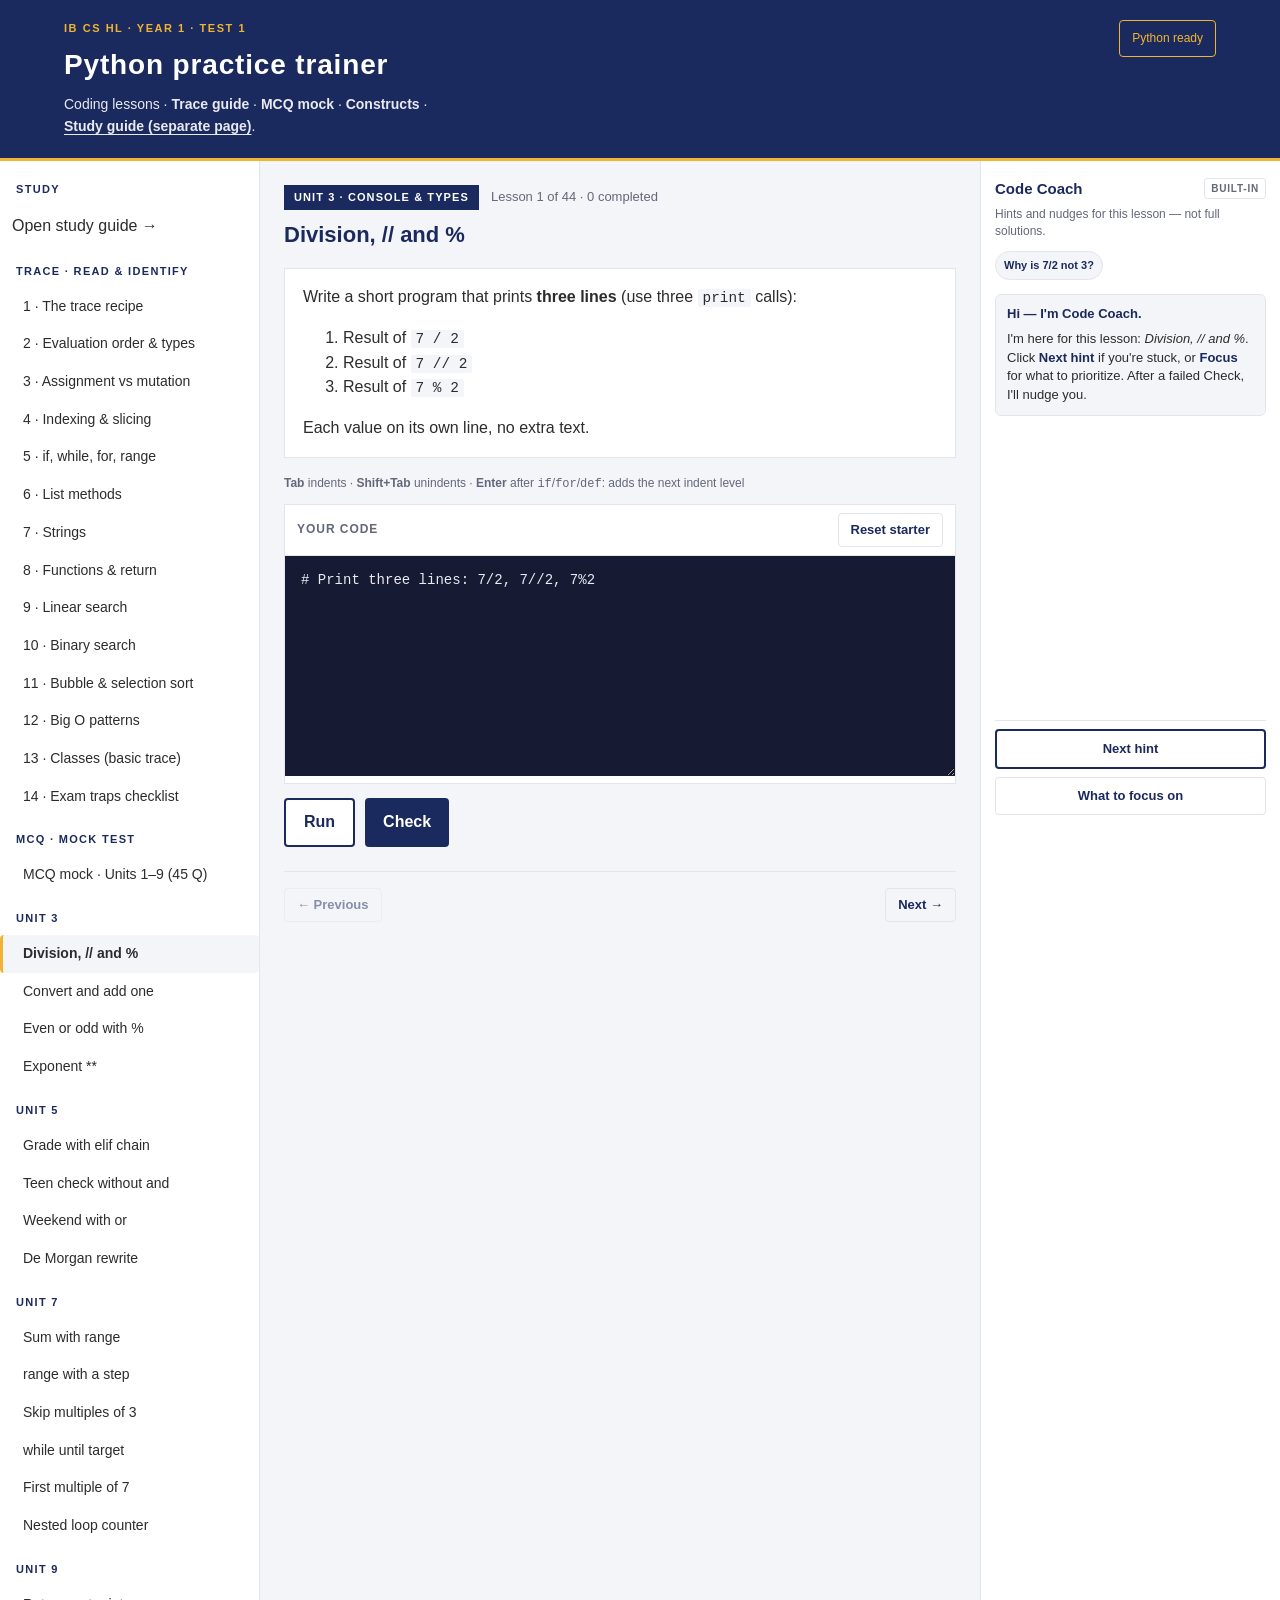
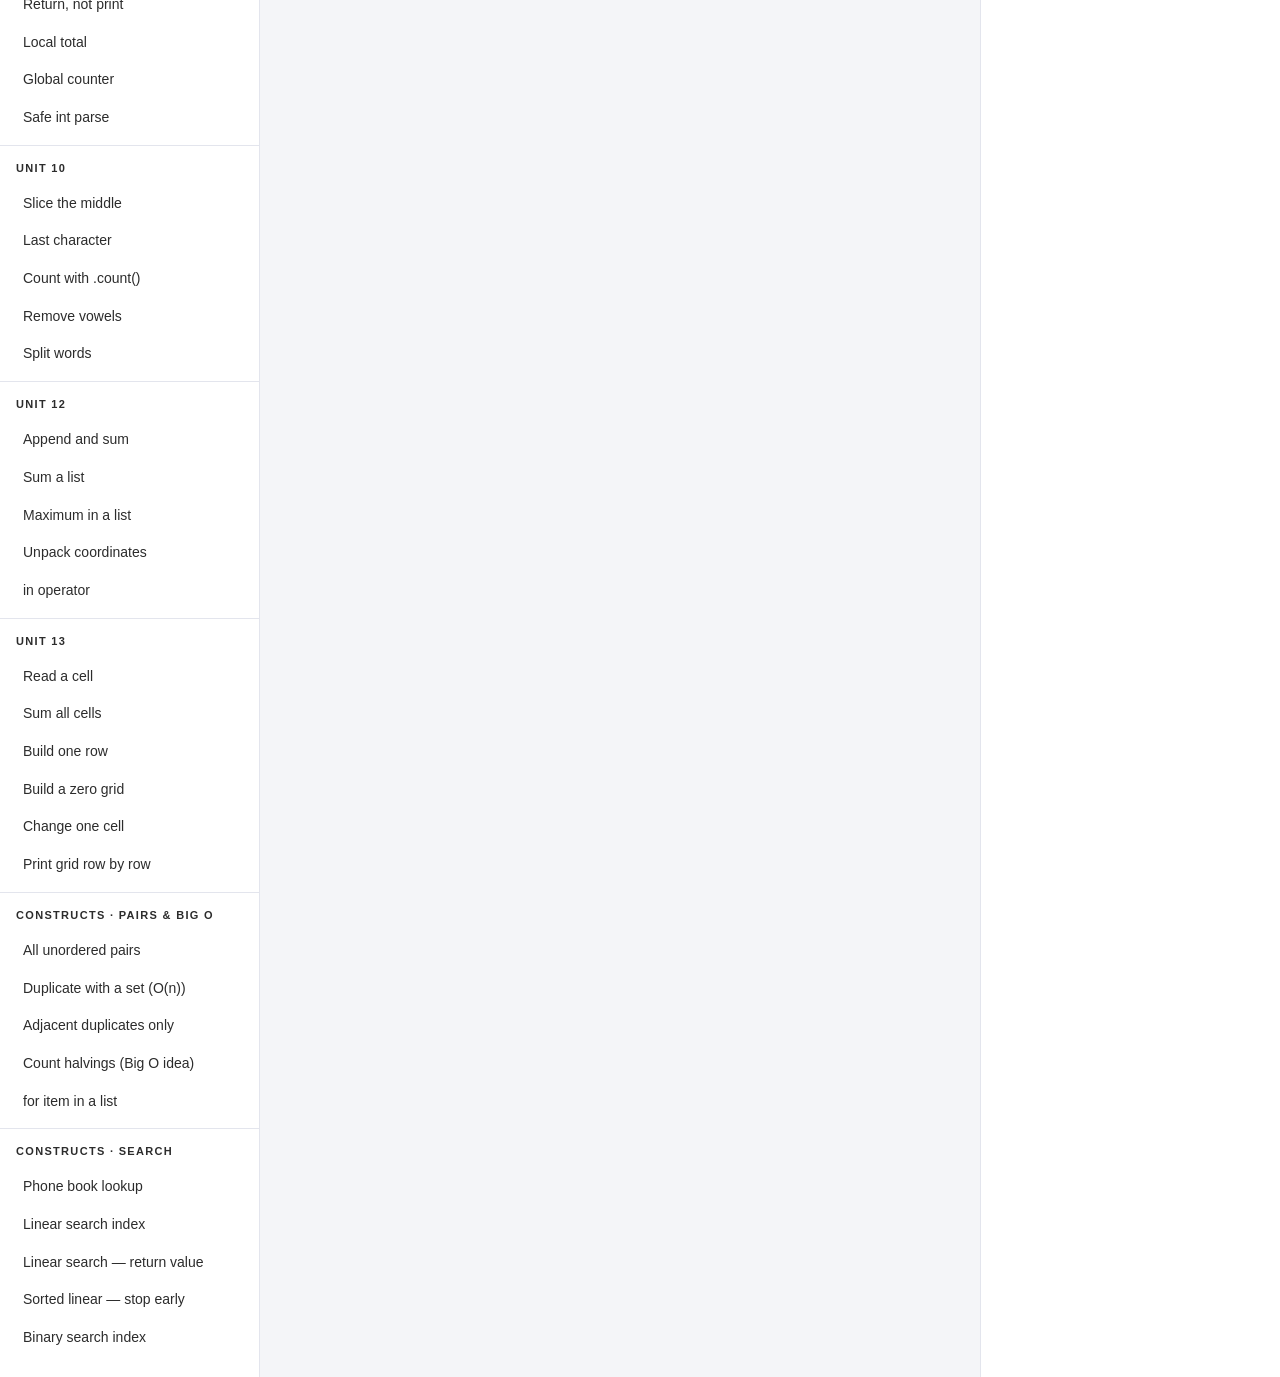
<file: index.html>
<!DOCTYPE html>
<html lang="en">
<head>
  <meta charset="UTF-8" />
  <meta name="viewport" content="width=device-width, initial-scale=1" />
  <title>IB Python Test 1 — Practice</title>
  <link rel="stylesheet" href="style.css" />
  <script src="vendor/skulpt.min.js"></script>
  <script src="vendor/skulpt-stdlib.js"></script>
</head>
<body>
  <header>
    <div class="header-inner">
      <div>
        <p class="eyebrow">IB CS HL · Year 1 · Test 1</p>
        <h1>Python practice trainer</h1>
        <p class="sub">Coding lessons · <strong>Trace guide</strong> · <strong>MCQ mock</strong> · <strong>Constructs</strong> · <a class="sub-link" href="study.html">Study guide (separate page)</a>.</p>
      </div>
      <div class="loader-badge" id="pyStatus">Starting…</div>
    </div>
  </header>

  <div class="layout">
    <aside class="sidebar">
      <nav id="unitNav"></nav>
    </aside>

    <main class="content">
      <div id="welcome" class="welcome hidden">
        <h2>How to use this</h2>
        <ol>
          <li>Pick a lesson on the left (or we open the first one for you).</li>
          <li>Write Python in the editor.</li>
          <li>Click <strong>Run</strong> or <strong>Check</strong>.</li>
        </ol>
      </div>

      <article id="lessonPanel" class="lesson-panel">
        <div class="lesson-meta">
          <span class="chip" id="lessonUnit"></span>
          <span id="lessonProgress"></span>
        </div>
        <h2 id="lessonTitle"></h2>
        <div class="instructions" id="lessonInstructions"></div>

        <p class="editor-hint"><strong>Tab</strong> indents · <strong>Shift+Tab</strong> unindents · <strong>Enter</strong> after <code>if</code>/<code>for</code>/<code>def</code>: adds the next indent level</p>
        <div class="editor-wrap">
          <div class="editor-bar">
            <span>Your code</span>
            <button type="button" id="resetBtn" class="ghost">Reset starter</button>
          </div>
          <textarea id="editor" spellcheck="false" autocomplete="off" autocorrect="off" autocapitalize="off" aria-label="Python code editor"></textarea>
        </div>

        <div class="actions">
          <button type="button" id="runBtn" class="secondary">Run</button>
          <button type="button" id="checkBtn" class="primary">Check</button>
        </div>

        <div id="outputPanel" class="output-panel hidden">
          <h3>Output</h3>
          <pre id="runOutput"></pre>
        </div>

        <div id="feedback" class="feedback hidden"></div>

        <div class="lesson-nav">
          <button type="button" id="prevBtn" class="ghost">← Previous</button>
          <button type="button" id="nextBtn" class="ghost">Next →</button>
        </div>
      </article>

      <article id="mcqPanel" class="lesson-panel mcq-panel hidden">
        <div id="mcqRoot"></div>
      </article>

      <article id="traceGuidePanel" class="lesson-panel trace-panel hidden">
        <div id="traceGuideRoot"></div>
      </article>

    </main>

    <aside class="coach-panel" id="coachPanel" aria-label="Code Coach">
      <div class="coach-header">
        <span class="coach-title">Code Coach</span>
        <span class="coach-tag">Built-in</span>
      </div>
      <p class="coach-intro">Hints and nudges for this lesson — not full solutions.</p>
      <div class="coach-concepts" id="coachConcepts"></div>
      <div class="coach-messages" id="coachMessages" role="log" aria-live="polite"></div>
      <div class="coach-actions">
        <button type="button" id="coachHintBtn" class="secondary coach-btn">Next hint</button>
        <button type="button" id="coachFocusBtn" class="ghost coach-btn">What to focus on</button>
      </div>
    </aside>
  </div>

  <script src="lessons.js"></script>
  <script src="coach.js"></script>
  <script src="trace-guide.js"></script>
  <script src="question-format.js"></script>
  <script src="mcq-history.js"></script>
  <script src="mcq-generators.js"></script>
  <script src="mcq.js"></script>
  <script src="app.js"></script>
</body>
</html>
</file>
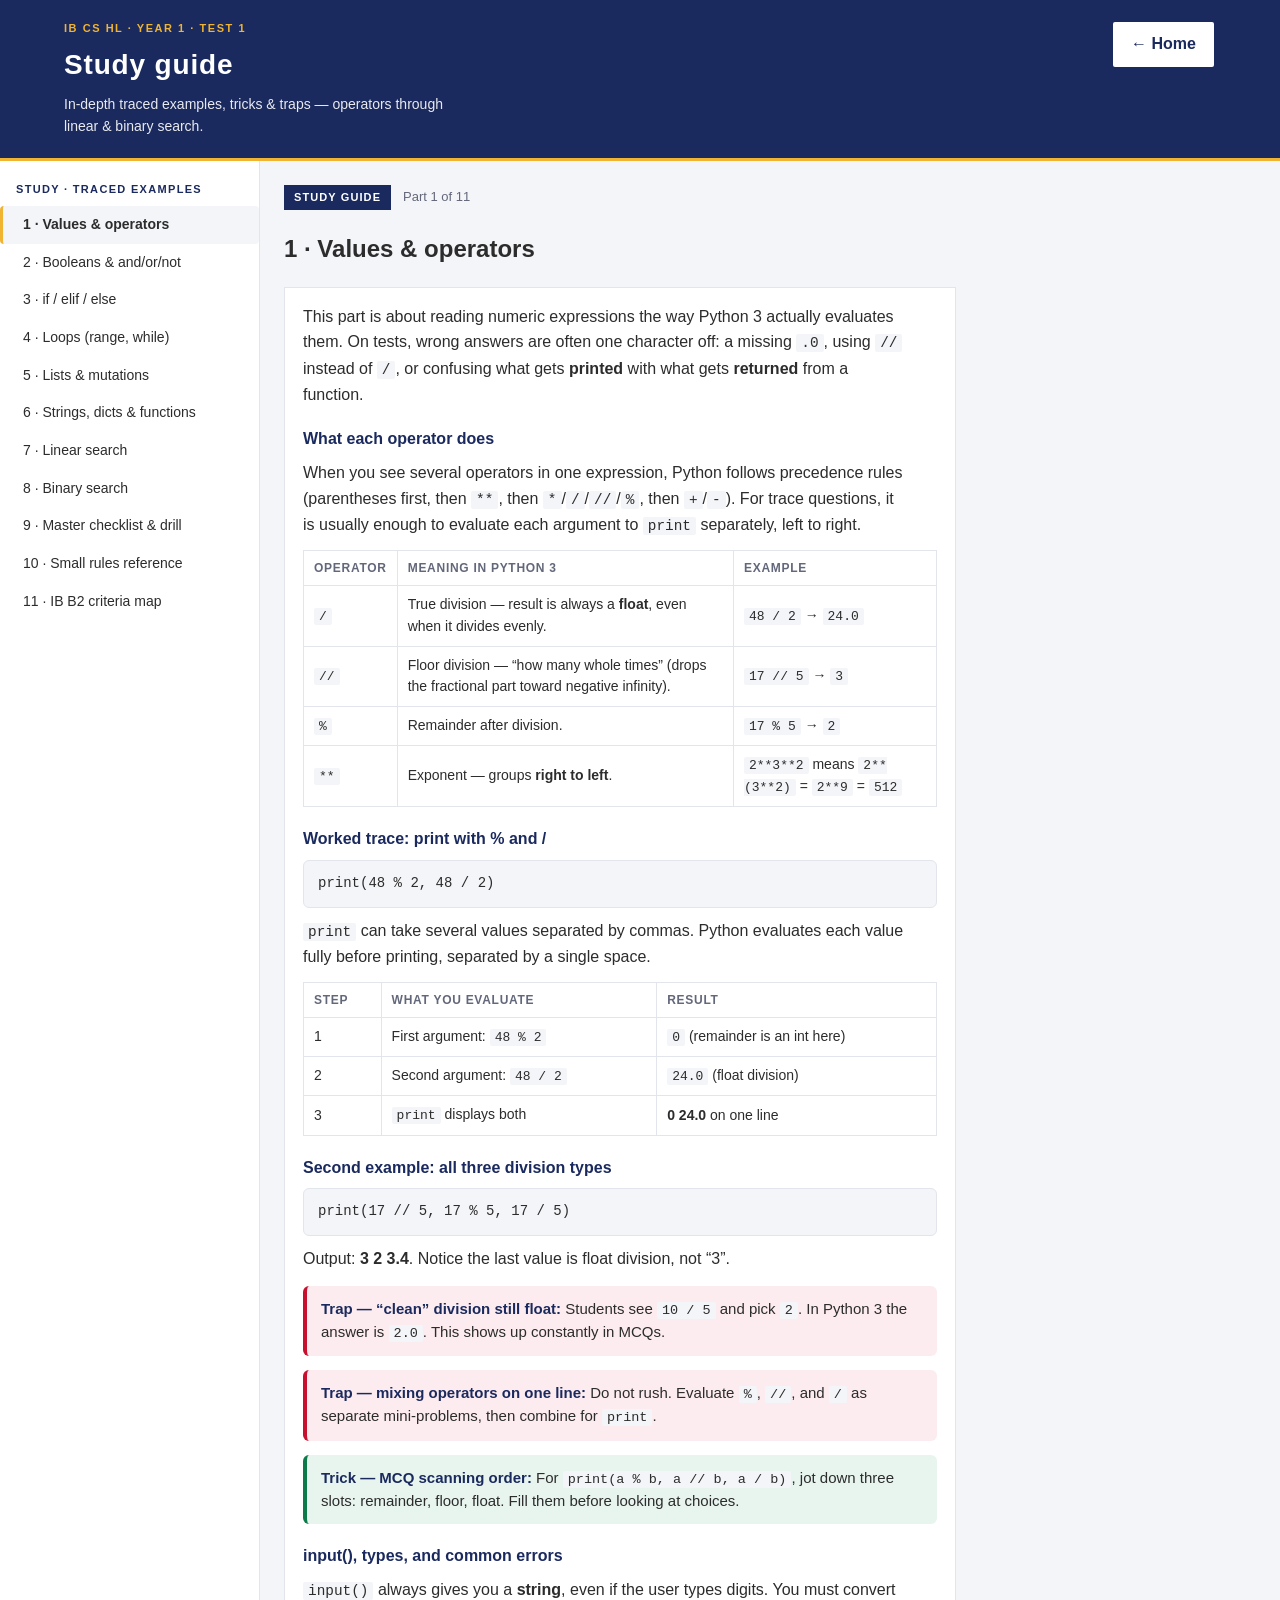
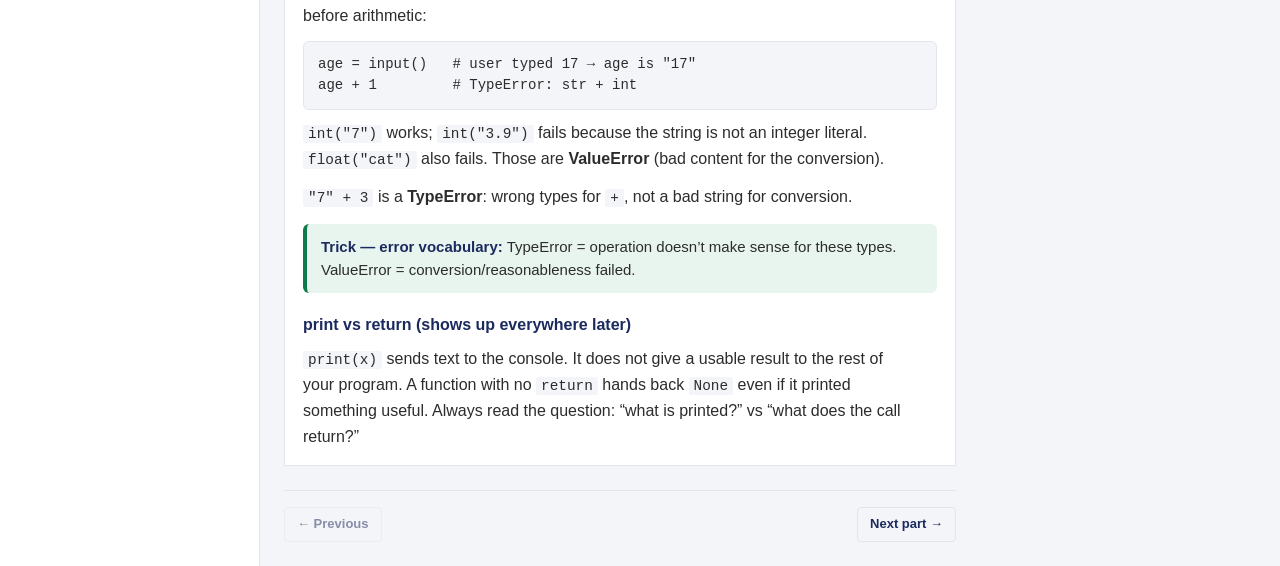
<file: study.html>
<!DOCTYPE html>
<html lang="en">
<head>
  <meta charset="UTF-8" />
  <meta name="viewport" content="width=device-width, initial-scale=1" />
  <title>Study guide — IB Python Test 1</title>
  <link rel="stylesheet" href="style.css" />
</head>
<body class="study-page">
  <header>
    <div class="header-inner">
      <div>
        <p class="eyebrow">IB CS HL · Year 1 · Test 1</p>
        <h1>Study guide</h1>
        <p class="sub">In-depth traced examples, tricks &amp; traps — operators through linear &amp; binary search.</p>
      </div>
      <a href="index.html" class="header-home secondary">← Home</a>
    </div>
  </header>

  <div class="layout layout-study-only">
    <aside class="sidebar">
      <nav id="studyNav" aria-label="Study guide parts"></nav>
    </aside>

    <main class="content">
      <article class="lesson-panel study-panel">
        <div id="studyGuideRoot"></div>
      </article>
    </main>
  </div>

  <script src="study-content.js"></script>
  <script src="study-guide.js"></script>
  <script src="study-page.js"></script>
</body>
</html>
</file>
<file: style.css>
:root {
  --paper: #f4f5f8;
  --card: #ffffff;
  --ink: #2c2c2c;
  --muted: #63677a;
  --rule: #e3e5ed;
  --navy: #1b2a5e;
  --gold: #f0b432;
  --ok: #0d7a4a;
  --ok-bg: #e8f5ef;
  --bad: #c8102e;
  --bad-bg: #fdecef;
  --code-bg: #161b33;
  --mono: "SF Mono", Menlo, Consolas, "Courier New", monospace;
  --sans: -apple-system, BlinkMacSystemFont, "Segoe UI", "Helvetica Neue", Arial, sans-serif;
}

* { box-sizing: border-box; }

body {
  margin: 0;
  font-family: var(--sans);
  font-size: 16px;
  line-height: 1.55;
  color: var(--ink);
  background: var(--paper);
}

header {
  background: var(--navy);
  color: #fff;
  border-bottom: 3px solid var(--gold);
}

.header-inner {
  max-width: 1200px;
  margin: 0 auto;
  padding: 20px 24px;
  display: flex;
  justify-content: space-between;
  align-items: flex-start;
  gap: 16px;
  flex-wrap: wrap;
}

.eyebrow {
  margin: 0 0 6px;
  font-size: 11px;
  letter-spacing: 0.14em;
  text-transform: uppercase;
  color: var(--gold);
  font-weight: 700;
}

h1 {
  margin: 0 0 8px;
  font-size: clamp(22px, 4vw, 28px);
  letter-spacing: 0.03em;
}

.sub { margin: 0; opacity: 0.9; font-size: 14px; max-width: 52ch; }

.sub-link {
  color: #fff;
  font-weight: 600;
  text-decoration: underline;
  text-underline-offset: 3px;
}

.sub-link:hover { color: var(--gold); }

.header-home {
  display: inline-flex;
  align-items: center;
  padding: 10px 18px;
  text-decoration: none;
  border-radius: 4px;
  font-weight: 600;
  white-space: nowrap;
  background: var(--card);
  color: var(--navy);
  border: 2px solid var(--gold);
}

.header-home:hover { filter: brightness(1.05); }

.layout-study-only { grid-template-columns: 260px 1fr; }

.study-page .content { max-width: 780px; }

a.lesson-link-ext {
  display: block;
  width: 100%;
  text-align: left;
  text-decoration: none;
  color: inherit;
  font: inherit;
  cursor: pointer;
  border: none;
  background: transparent;
  padding: 8px 12px;
  border-radius: 4px;
}

a.lesson-link-ext:hover { background: rgba(27, 42, 94, 0.08); }

.loader-badge {
  font-size: 12px;
  padding: 8px 12px;
  border: 1px solid rgba(255,255,255,0.35);
  border-radius: 4px;
  white-space: nowrap;
}

.loader-badge.ready { border-color: var(--gold); color: var(--gold); }

.layout {
  max-width: 1320px;
  margin: 0 auto;
  display: grid;
  grid-template-columns: 260px minmax(0, 1fr) 300px;
  gap: 0;
  min-height: calc(100vh - 120px);
}

@media (max-width: 1100px) {
  .layout { grid-template-columns: 260px 1fr; }
  .coach-panel { grid-column: 1 / -1; border-top: 1px solid var(--rule); max-height: 360px; }
}

@media (max-width: 800px) {
  .layout { grid-template-columns: 1fr; }
  .sidebar { border-right: none; border-bottom: 1px solid var(--rule); max-height: 220px; overflow: auto; }
  .coach-panel { max-height: none; }
}

.sidebar {
  background: var(--card);
  border-right: 1px solid var(--rule);
  padding: 12px 0;
  overflow-y: auto;
}

.unit-block { margin-bottom: 8px; }

.unit-label {
  padding: 8px 16px;
  font-size: 11px;
  font-weight: 700;
  letter-spacing: 0.12em;
  text-transform: uppercase;
  color: var(--navy);
}

.unit-block:nth-child(n+8) .unit-label {
  color: var(--label);
  padding-top: 14px;
  border-top: 1px solid var(--rule);
  margin-top: 8px;
}

.lesson-link {
  display: block;
  width: 100%;
  text-align: left;
  border: none;
  background: transparent;
  padding: 8px 16px 8px 20px;
  font: inherit;
  font-size: 14px;
  cursor: pointer;
  color: var(--ink);
  border-left: 3px solid transparent;
}

.lesson-link:hover { background: var(--paper); }

.lesson-link.active {
  background: var(--paper);
  border-left-color: var(--gold);
  font-weight: 600;
}

.lesson-link.done::after {
  content: " ✓";
  color: var(--ok);
  font-weight: 700;
}

.content { padding: 24px; }

.hidden { display: none !important; }

.welcome {
  background: var(--card);
  border: 1px solid var(--rule);
  padding: 24px;
  max-width: 640px;
}

.welcome .note {
  font-size: 14px;
  color: var(--muted);
  border-left: 3px solid var(--gold);
  padding-left: 12px;
}

.lesson-panel { max-width: 820px; }

.lesson-meta {
  display: flex;
  gap: 12px;
  align-items: center;
  margin-bottom: 8px;
  font-size: 13px;
  color: var(--muted);
}

.chip {
  background: var(--navy);
  color: #fff;
  font-size: 11px;
  font-weight: 700;
  letter-spacing: 0.1em;
  padding: 4px 10px;
  text-transform: uppercase;
}

#lessonTitle { margin: 0 0 16px; color: var(--navy); font-size: 22px; }

.instructions {
  background: var(--card);
  border: 1px solid var(--rule);
  padding: 16px 18px;
  margin-bottom: 16px;
}

.instructions p { margin: 0 0 10px; }
.instructions p:last-child { margin-bottom: 0; }
.instructions code {
  font-family: var(--mono);
  font-size: 0.9em;
  background: var(--paper);
  padding: 1px 5px;
  border-radius: 2px;
}

.editor-wrap {
  border: 1px solid var(--rule);
  background: var(--card);
}

.editor-bar {
  display: flex;
  justify-content: space-between;
  align-items: center;
  padding: 8px 12px;
  font-size: 12px;
  font-weight: 700;
  text-transform: uppercase;
  letter-spacing: 0.08em;
  color: var(--muted);
  border-bottom: 1px solid var(--rule);
}

#editor {
  width: 100%;
  min-height: 220px;
  border: none;
  resize: vertical;
  padding: 14px 16px;
  font-family: var(--mono);
  font-size: 14px;
  line-height: 1.5;
  background: var(--code-bg);
  color: #e9eaf2;
  tab-size: 4;
}

#editor:focus { outline: 2px solid var(--gold); outline-offset: -2px; }

.editor-hint {
  font-size: 12px;
  color: var(--muted);
  margin: 0 0 10px;
}

.actions {
  display: flex;
  gap: 10px;
  margin: 14px 0;
}

button {
  font: inherit;
  cursor: pointer;
  border-radius: 4px;
  padding: 10px 18px;
  border: none;
  font-weight: 600;
}

button:disabled { opacity: 0.5; cursor: not-allowed; }

.primary { background: var(--navy); color: #fff; }
.primary:hover:not(:disabled) { filter: brightness(1.08); }

.secondary { background: var(--card); color: var(--navy); border: 2px solid var(--navy); }
.ghost { background: transparent; color: var(--navy); border: 1px solid var(--rule); padding: 6px 12px; font-size: 13px; }

.output-panel {
  background: var(--card);
  border: 1px solid var(--rule);
  padding: 12px 16px;
  margin-bottom: 12px;
}

.output-panel h3 { margin: 0 0 8px; font-size: 13px; text-transform: uppercase; letter-spacing: 0.08em; color: var(--muted); }

#runOutput {
  margin: 0;
  font-family: var(--mono);
  font-size: 13px;
  white-space: pre-wrap;
  background: var(--paper);
  padding: 10px;
  min-height: 2em;
}

.feedback {
  border-radius: 4px;
  padding: 14px 16px;
  margin-bottom: 16px;
  font-size: 15px;
}

.feedback.pass { background: var(--ok-bg); border-left: 4px solid var(--ok); }
.feedback.fail { background: var(--bad-bg); border-left: 4px solid var(--bad); }

.feedback h3 { margin: 0 0 8px; font-size: 16px; }
.feedback pre {
  margin: 8px 0 0;
  font-family: var(--mono);
  font-size: 12px;
  white-space: pre-wrap;
  background: rgba(0,0,0,0.05);
  padding: 10px;
}

.feedback ul { margin: 8px 0 0; padding-left: 20px; }

.lesson-nav {
  display: flex;
  justify-content: space-between;
  margin-top: 24px;
  padding-top: 16px;
  border-top: 1px solid var(--rule);
}

.coach-panel {
  background: var(--card);
  border-left: 1px solid var(--rule);
  padding: 16px 14px;
  display: flex;
  flex-direction: column;
  min-height: 0;
  overflow: hidden;
}

.coach-header {
  display: flex;
  align-items: center;
  justify-content: space-between;
  gap: 8px;
  margin-bottom: 6px;
}

.coach-title {
  font-size: 15px;
  font-weight: 700;
  color: var(--navy);
}

.coach-tag {
  font-size: 10px;
  font-weight: 700;
  letter-spacing: 0.08em;
  text-transform: uppercase;
  color: var(--muted);
  border: 1px solid var(--rule);
  padding: 2px 6px;
  border-radius: 3px;
}

.coach-intro {
  margin: 0 0 10px;
  font-size: 12px;
  color: var(--muted);
  line-height: 1.45;
}

.coach-concepts {
  display: flex;
  flex-wrap: wrap;
  gap: 6px;
  margin-bottom: 10px;
}

.coach-chip {
  font-size: 11px;
  padding: 5px 8px;
  border-radius: 999px;
  border: 1px solid var(--rule);
  background: var(--paper);
  color: var(--navy);
  font-weight: 600;
  cursor: pointer;
}

.coach-chip:hover { border-color: var(--gold); }

.coach-messages {
  flex: 1;
  overflow-y: auto;
  min-height: 120px;
  max-height: 420px;
  padding: 4px 0;
  margin-bottom: 10px;
}

.coach-msg {
  font-size: 13px;
  line-height: 1.45;
  padding: 10px 11px;
  margin-bottom: 8px;
  border-radius: 6px;
  background: var(--paper);
  border: 1px solid var(--rule);
}

.coach-msg.coach strong { color: var(--navy); }

.coach-msg p { margin: 6px 0 0; }
.coach-msg ul { margin: 8px 0 0; padding-left: 18px; }
.coach-msg li { margin-bottom: 4px; }

.coach-actions {
  display: flex;
  flex-direction: column;
  gap: 8px;
  padding-top: 8px;
  border-top: 1px solid var(--rule);
}

.coach-btn { width: 100%; font-size: 13px; padding: 8px 12px; }

.mcq-panel,
.trace-panel,
.study-panel { max-width: 720px; }

.study-body { margin-bottom: 8px; }

.study-body p {
  margin: 0 0 12px;
  line-height: 1.6;
  max-width: 68ch;
}

.study-table {
  width: 100%;
  border-collapse: collapse;
  margin: 12px 0 16px;
  font-size: 14px;
}

.study-table th,
.study-table td {
  border: 1px solid var(--rule);
  padding: 8px 10px;
  text-align: left;
}

.study-table th {
  background: var(--card);
  font-size: 12px;
  text-transform: uppercase;
  letter-spacing: 0.06em;
  color: var(--muted);
}

.study-table code {
  font-family: var(--mono);
  font-size: 13px;
}

.study-drill {
  margin: 10px 0 0;
  padding-left: 22px;
  line-height: 1.6;
}

.study-body h3 {
  margin: 20px 0 8px;
  font-size: 16px;
  color: var(--navy);
}

.study-trap,
.study-trick {
  border-radius: 6px;
  padding: 12px 14px;
  margin: 14px 0;
  font-size: 15px;
  line-height: 1.5;
}

.study-trap {
  background: var(--bad-bg);
  border-left: 4px solid var(--bad);
}

.study-trick {
  background: var(--ok-bg);
  border-left: 4px solid var(--ok);
}

.study-trap strong,
.study-trick strong {
  color: var(--navy);
}

.study-body ul {
  margin: 8px 0 12px;
  padding-left: 22px;
}

.study-body li { margin-bottom: 6px; }

.study-rule {
  border: 1px solid var(--rule);
  border-radius: 6px;
  padding: 12px 14px;
  margin: 14px 0;
  background: var(--card);
}

.study-rule-title {
  margin: 0 0 8px;
  font-weight: 700;
  color: var(--navy);
  font-size: 15px;
}

.study-rule p:last-child {
  margin-bottom: 0;
}

.trace-cfu-section {
  margin-top: 28px;
  padding-top: 20px;
  border-top: 2px solid var(--rule);
}

.trace-cfu-section h3 {
  margin: 0 0 6px;
  font-size: 17px;
  color: var(--navy);
}

.trace-body { margin-bottom: 8px; }

.trace-cfu-block {
  margin-bottom: 22px;
  padding-bottom: 18px;
  border-bottom: 1px solid var(--rule);
}

.trace-cfu-block:last-of-type { border-bottom: none; }

.trace-cfu-q {
  margin: 0 0 10px;
  font-size: 15px;
  line-height: 1.5;
}

.trace-cfu-q .mcq-code {
  font-size: 13px;
  margin-top: 8px;
}

.trace-cfu-q .mcq-prompt {
  font-size: 15px;
  font-weight: 600;
}

.trace-score {
  font-weight: 700;
  color: var(--navy);
  margin: 0 0 12px;
}

.mcq-choice.correct {
  border-color: var(--ok);
  background: var(--ok-bg);
}

.mcq-choice.wrong {
  border-color: var(--bad);
  background: var(--bad-bg);
}

.cfu-ok { color: var(--ok); }
.cfu-wrong { color: var(--muted); }

.trace-cfu-actions { margin-top: 8px; }

.mcq-lead { color: var(--muted); font-size: 15px; margin: 0 0 16px; }

.mcq-options { margin-bottom: 16px; }

.mcq-field {
  display: flex;
  flex-direction: column;
  gap: 6px;
  font-size: 13px;
  font-weight: 600;
  color: var(--navy);
}

.mcq-field input[type="number"] {
  font: inherit;
  padding: 8px 10px;
  border: 1px solid var(--rule);
  border-radius: 4px;
  max-width: 120px;
}

.mcq-hint { font-size: 13px; color: var(--muted); margin: 10px 0 0; }

.mcq-units {
  border: 1px solid var(--rule);
  padding: 12px 14px 10px;
  margin: 0 0 18px;
  background: var(--card);
}

.mcq-units legend {
  font-size: 11px;
  font-weight: 700;
  letter-spacing: 0.1em;
  text-transform: uppercase;
  color: var(--muted);
  padding: 0 6px;
}

.mcq-check {
  display: inline-flex;
  align-items: center;
  gap: 6px;
  margin: 4px 14px 4px 0;
  font-size: 14px;
  cursor: pointer;
}

.mcq-q {
  font-size: 20px;
  line-height: 1.35;
  margin: 0 0 12px;
  color: var(--navy);
}

.mcq-prompt {
  margin: 0 0 10px;
  font-size: 20px;
  line-height: 1.4;
  font-weight: 600;
}

.mcq-q .mcq-prompt:last-child {
  margin-bottom: 0;
}

.mcq-code {
  display: block;
  font-family: var(--mono);
  font-size: 14px;
  font-weight: 400;
  line-height: 1.55;
  white-space: pre;
  tab-size: 4;
  background: var(--paper);
  border: 1px solid var(--rule);
  border-radius: 6px;
  padding: 12px 14px;
  margin: 0 0 10px;
  overflow-x: auto;
  color: var(--ink);
}

.mcq-review-q {
  margin: 8px 0 6px;
}

.mcq-review-q .mcq-prompt {
  font-size: 15px;
  font-weight: 600;
}

.mcq-review-q .mcq-code {
  font-size: 13px;
  margin-bottom: 6px;
}

.mcq-choice-code {
  display: block;
  width: 100%;
}

.mcq-choice-code .mcq-code {
  margin: 0;
  font-size: 13px;
  padding: 8px 10px;
  border: none;
  background: rgba(0, 0, 0, 0.04);
}

.mcq-choice .mcq-prompt {
  font-size: 15px;
  font-weight: 600;
  margin: 0;
}

.mcq-unit-tag { font-size: 12px; color: var(--muted); margin: 0 0 16px; }

.mcq-choices {
  display: flex;
  flex-direction: column;
  gap: 8px;
  margin-bottom: 20px;
}

.mcq-choice {
  text-align: left;
  font: inherit;
  font-size: 15px;
  padding: 12px 14px;
  border: 2px solid var(--rule);
  border-radius: 6px;
  background: var(--card);
  cursor: pointer;
  color: var(--ink);
}

.mcq-choice:hover { border-color: var(--navy); }

.mcq-choice.selected {
  border-color: var(--gold);
  background: var(--paper);
  font-weight: 600;
}

.mcq-nav { flex-wrap: wrap; }

.mcq-review { margin-top: 16px; }

.mcq-review-item {
  border: 1px solid var(--rule);
  border-left: 4px solid var(--bad);
  padding: 12px 14px;
  margin-bottom: 10px;
  background: var(--card);
  font-size: 14px;
}

.mcq-wrong { color: var(--bad); }
.mcq-right { color: var(--ok); font-weight: 600; }
.mcq-explain { margin: 8px 0 0; color: var(--muted); font-size: 13px; }
</file>
